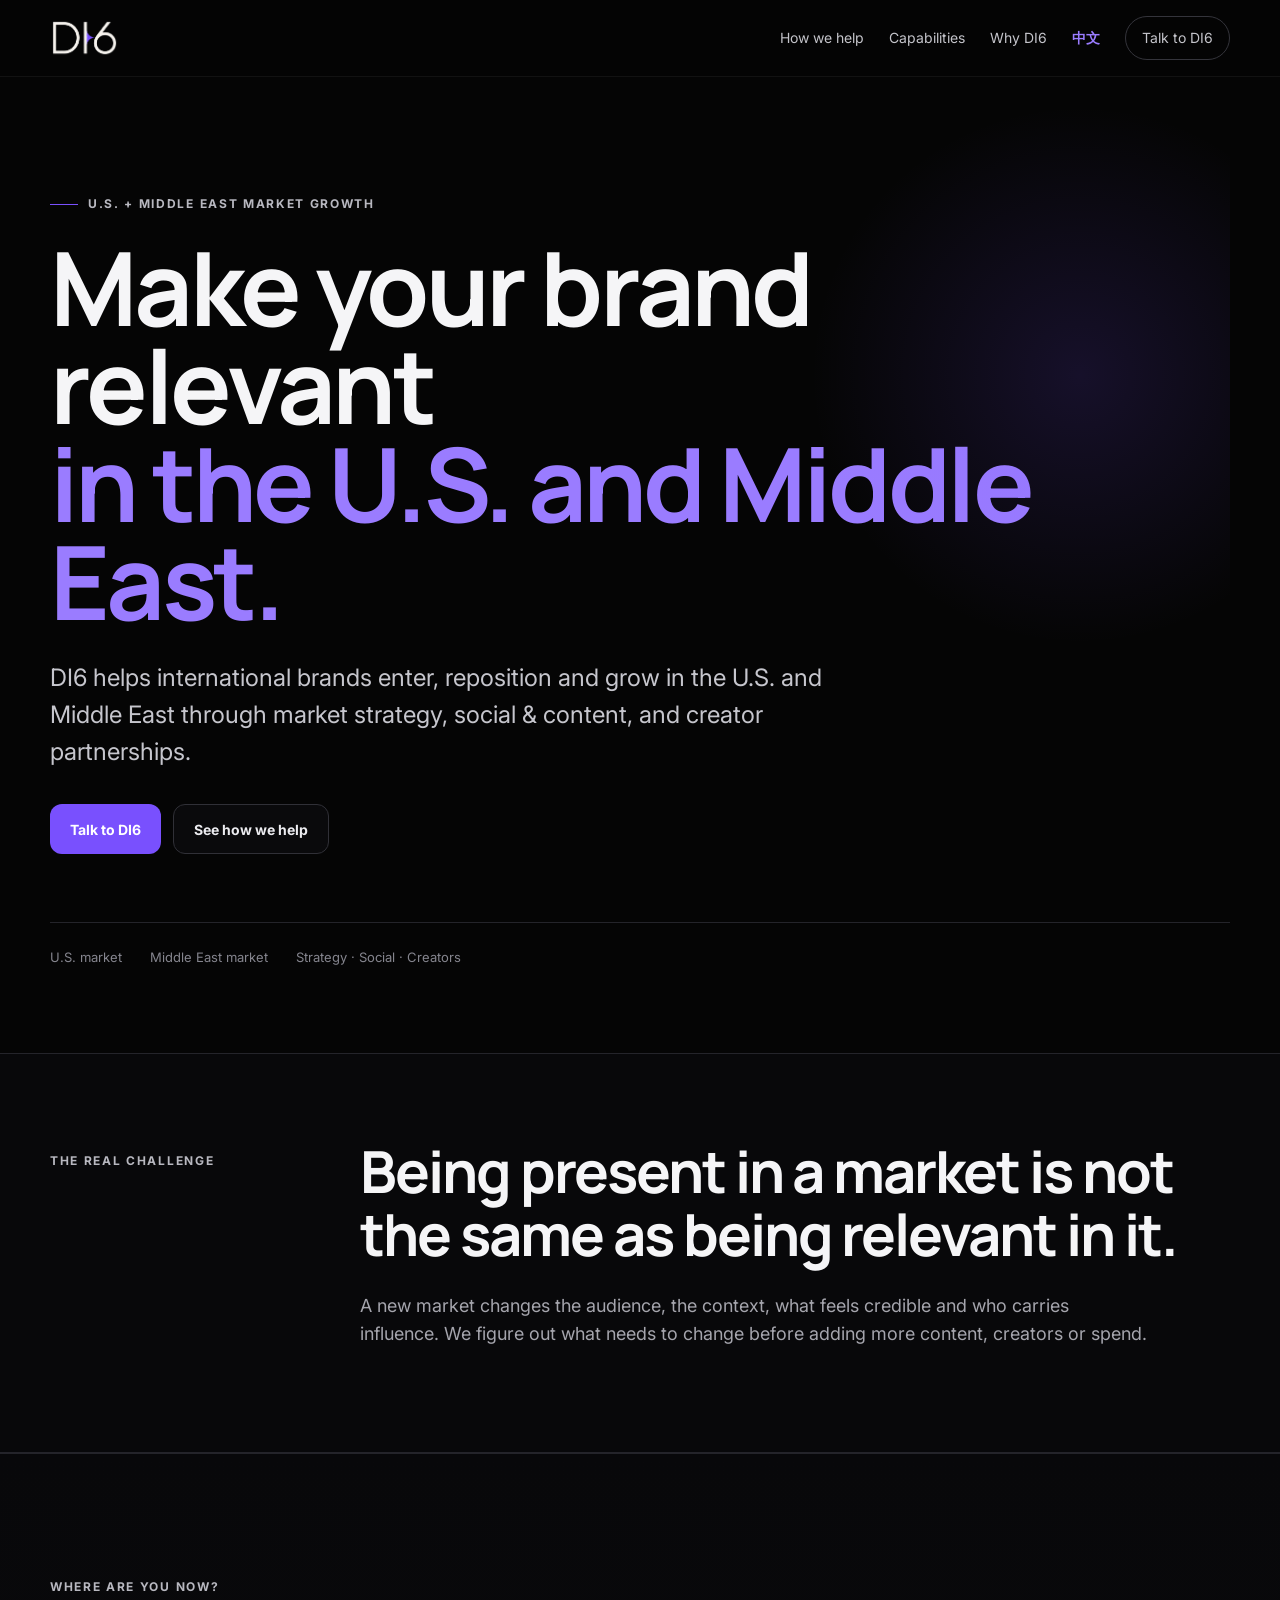
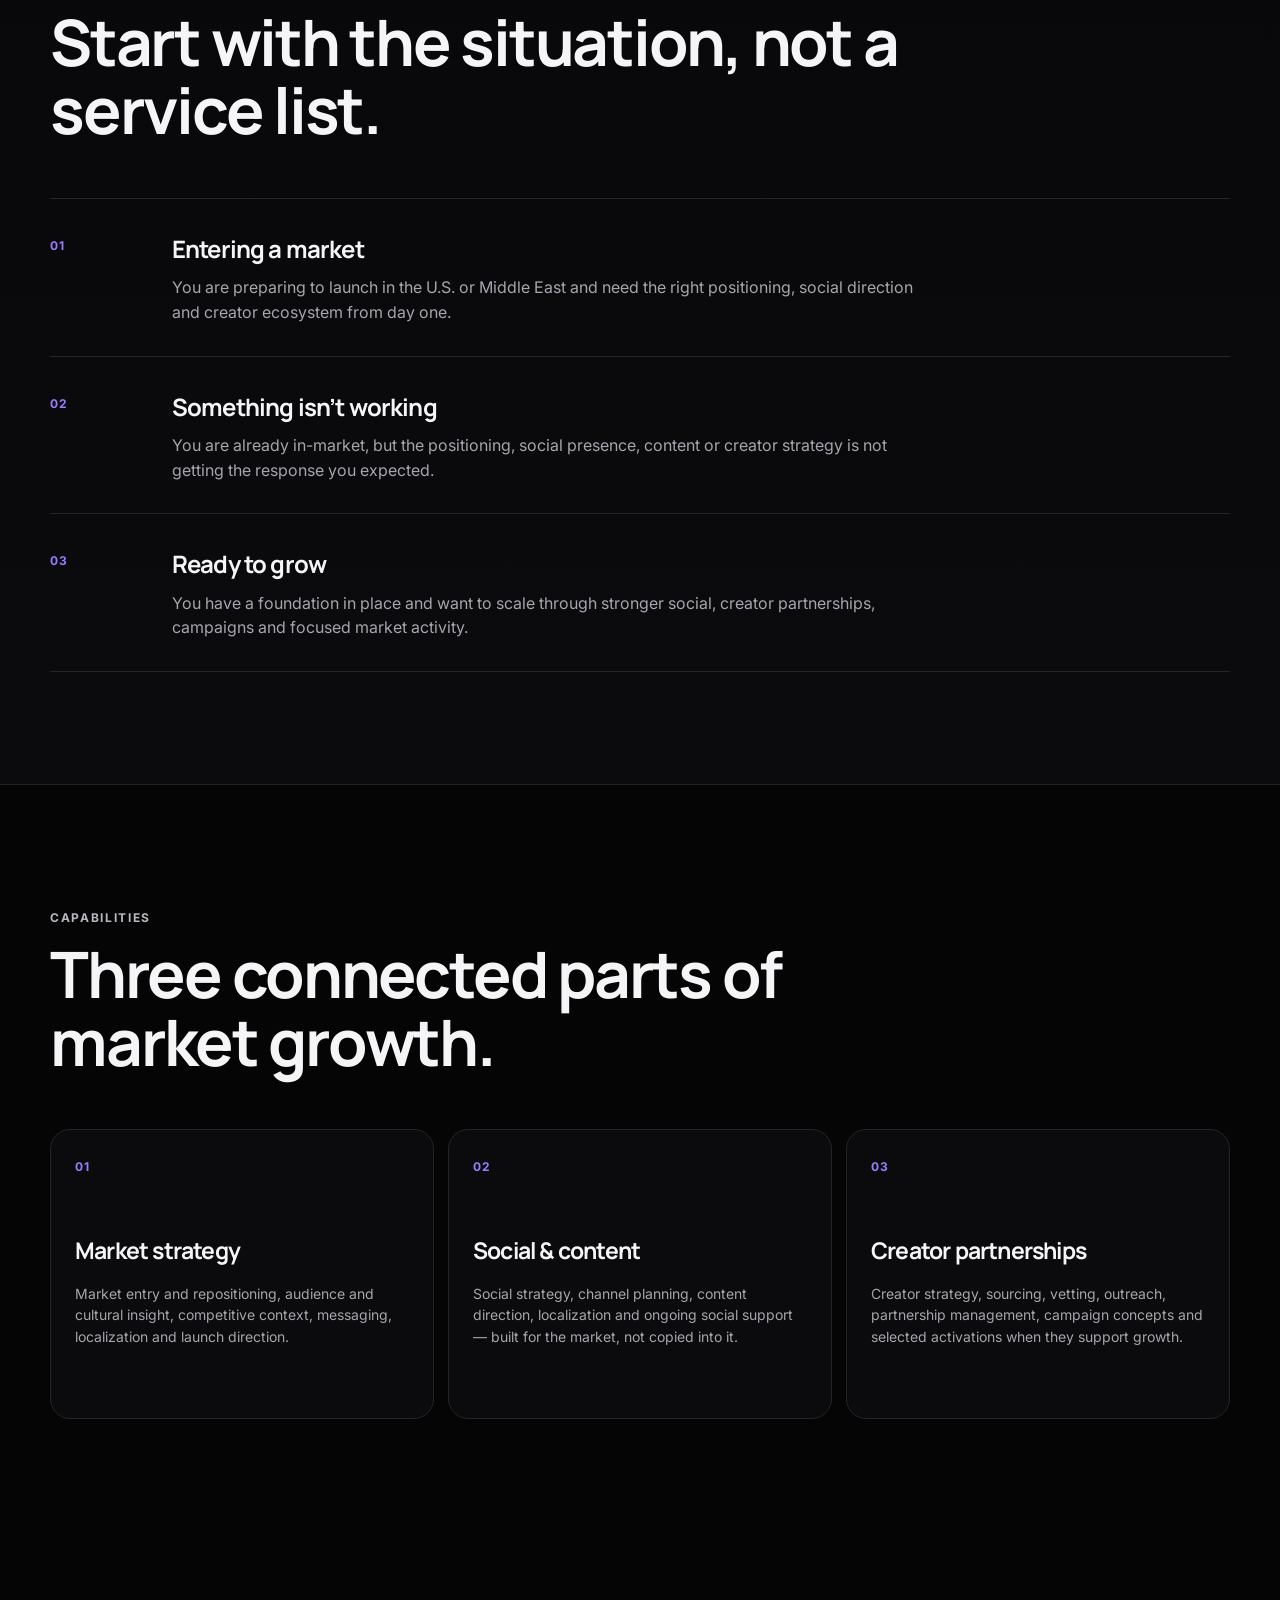
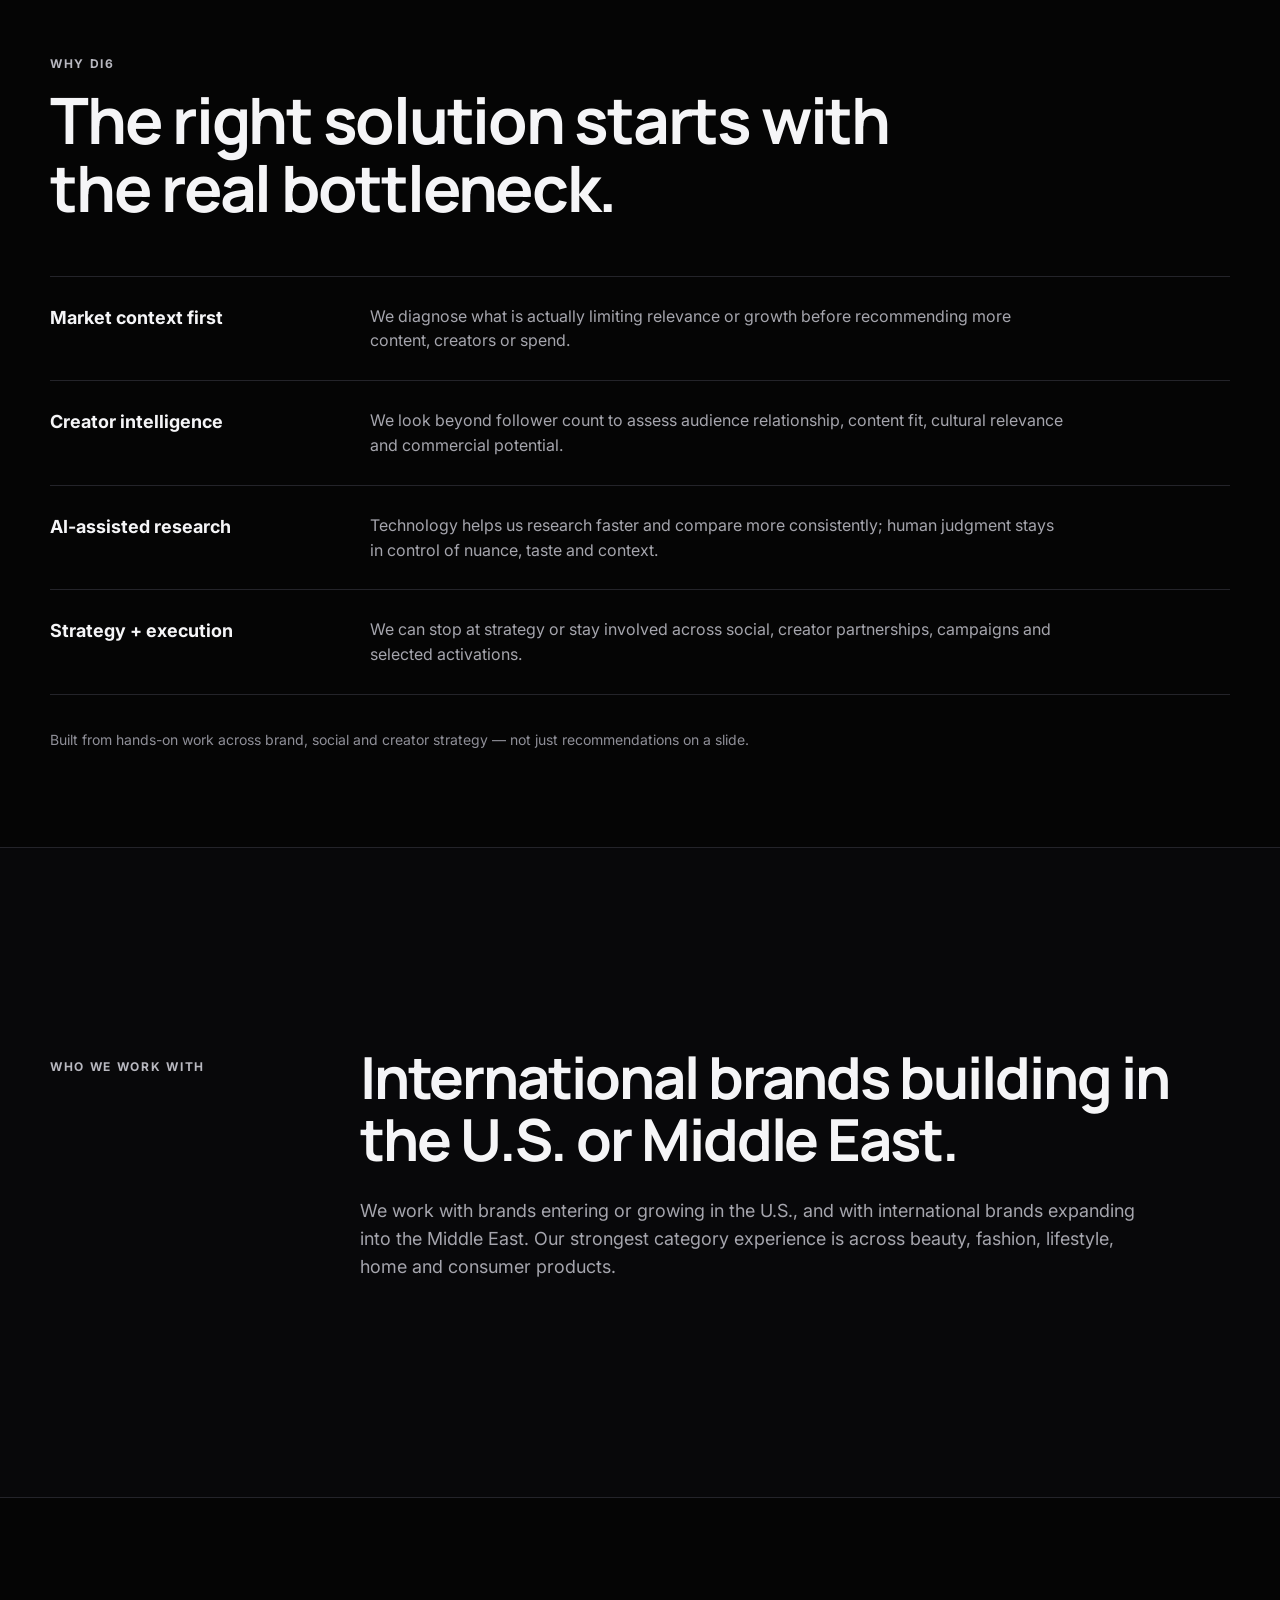
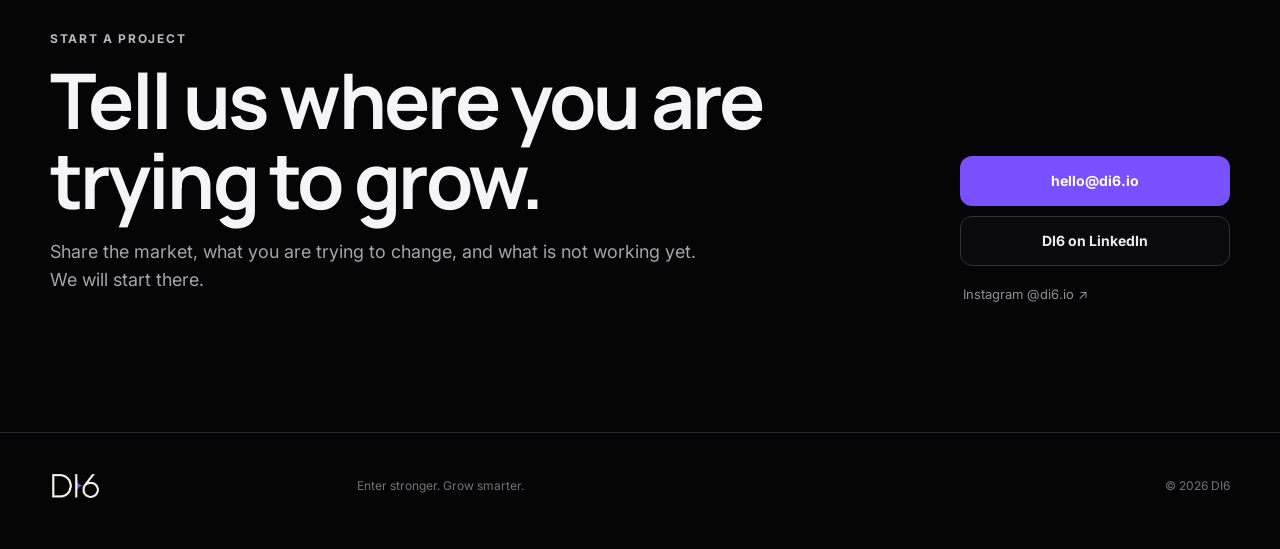
<file: index.html>
<!doctype html>
<html lang="en">
<head>
  <!-- Google tag (gtag.js) -->
<script async src="https://www.googletagmanager.com/gtag/js?id=G-TEDXY5HC85"></script>
<script>
  window.dataLayer = window.dataLayer || [];
  function gtag(){dataLayer.push(arguments);}
  gtag('js', new Date());

  gtag('config', 'G-TEDXY5HC85');
</script>
  <meta charset="utf-8" />
  <meta name="viewport" content="width=device-width, initial-scale=1" />
  <meta name="description" content="DI6 helps international brands enter, reposition and grow in the U.S. and Middle East through market strategy, social & content, and creator partnerships." />
  <meta name="theme-color" content="#050505" />
  <meta property="og:title" content="DI6 — U.S. & Middle East Market Growth" />
  <meta property="og:description" content="Market strategy, social & content, and creator partnerships for brands entering or growing in the U.S. and Middle East." />
  <meta property="og:type" content="website" />
  <title>DI6 — U.S. & Middle East Market Growth</title>
  <link rel="icon" href="assets/di6-logo.png" />
  <link rel="alternate" hreflang="en" href="https://di6.io/" />
  <link rel="alternate" hreflang="zh-CN" href="https://di6.io/cn/" />
  <link rel="preconnect" href="https://fonts.googleapis.com">
  <link rel="preconnect" href="https://fonts.gstatic.com" crossorigin>
  <link href="https://fonts.googleapis.com/css2?family=Inter:wght@400;500;600;700&family=Manrope:wght@500;600;700&display=swap" rel="stylesheet">
  <link rel="stylesheet" href="styles.css" />
</head>
<body>
  <header class="nav-wrap">
    <nav class="nav container" aria-label="Primary">
      <a class="brand" href="#top" aria-label="DI6 home">
        <img src="assets/di6-logo.png" alt="DI6" />
      </a>
      <div class="nav-links">
        <a href="#ways">How we help</a>
        <a href="#services">Capabilities</a>
        <a href="#why">Why DI6</a>
        <a class="language" href="cn/" lang="zh-CN">中文</a>
        <a href="#contact" class="nav-cta">Talk to DI6</a>
      </div>
      <button class="menu" aria-label="Toggle menu" aria-expanded="false">Menu</button>
    </nav>
  </header>

  <main id="top">
    <section class="hero container">
      <div class="eyebrow"><span></span> U.S. + Middle East market growth</div>
      <h1>Make your brand relevant<br><em>in the U.S. and Middle East.</em></h1>
      <p class="hero-copy">DI6 helps international brands enter, reposition and grow in the U.S. and Middle East through market strategy, social &amp; content, and creator partnerships.</p>
      <div class="hero-actions">
        <a class="btn primary" href="#contact">Talk to DI6</a>
        <a class="btn ghost" href="#ways">See how we help</a>
      </div>
      <div class="hero-proof" aria-label="DI6 focus areas">
        <span>U.S. market</span>
        <span>Middle East market</span>
        <span>Strategy · Social · Creators</span>
      </div>
    </section>

    <section class="statement">
      <div class="container split">
        <p class="kicker">The real challenge</p>
        <div>
          <h2>Being present in a market is not the same as being relevant in it.</h2>
          <p>A new market changes the audience, the context, what feels credible and who carries influence. We figure out what needs to change before adding more content, creators or spend.</p>
        </div>
      </div>
    </section>

    <section id="ways" class="section soft">
      <div class="container">
        <div class="section-head narrow">
          <p class="kicker">Where are you now?</p>
          <h2>Start with the situation, not a service list.</h2>
        </div>
        <div class="ways">
          <article class="way">
            <span>01</span>
            <div>
              <h3>Entering a market</h3>
              <p>You are preparing to launch in the U.S. or Middle East and need the right positioning, social direction and creator ecosystem from day one.</p>
            </div>
          </article>
          <article class="way">
            <span>02</span>
            <div>
              <h3>Something isn’t working</h3>
              <p>You are already in-market, but the positioning, social presence, content or creator strategy is not getting the response you expected.</p>
            </div>
          </article>
          <article class="way">
            <span>03</span>
            <div>
              <h3>Ready to grow</h3>
              <p>You have a foundation in place and want to scale through stronger social, creator partnerships, campaigns and focused market activity.</p>
            </div>
          </article>
        </div>
      </div>
    </section>

    <section id="services" class="section container">
      <div class="section-head">
        <p class="kicker">Capabilities</p>
        <h2>Three connected parts of market growth.</h2>
      </div>
      <div class="grid three">
        <article class="card">
          <div class="num">01</div>
          <h3>Market strategy</h3>
          <p>Market entry and repositioning, audience and cultural insight, competitive context, messaging, localization and launch direction.</p>
        </article>
        <article class="card">
          <div class="num">02</div>
          <h3>Social &amp; content</h3>
          <p>Social strategy, channel planning, content direction, localization and ongoing social support — built for the market, not copied into it.</p>
        </article>
        <article class="card">
          <div class="num">03</div>
          <h3>Creator partnerships</h3>
          <p>Creator strategy, sourcing, vetting, outreach, partnership management, campaign concepts and selected activations when they support growth.</p>
        </article>
      </div>
    </section>

    <section id="why" class="section container why-section">
      <div class="section-head narrow">
        <p class="kicker">Why DI6</p>
        <h2>The right solution starts with the real bottleneck.</h2>
      </div>
      <div class="reasons">
        <div class="reason"><strong>Market context first</strong><span>We diagnose what is actually limiting relevance or growth before recommending more content, creators or spend.</span></div>
        <div class="reason"><strong>Creator intelligence</strong><span>We look beyond follower count to assess audience relationship, content fit, cultural relevance and commercial potential.</span></div>
        <div class="reason"><strong>AI-assisted research</strong><span>Technology helps us research faster and compare more consistently; human judgment stays in control of nuance, taste and context.</span></div>
        <div class="reason"><strong>Strategy + execution</strong><span>We can stop at strategy or stay involved across social, creator partnerships, campaigns and selected activations.</span></div>
      </div>
      <p class="why-note">Built from hands-on work across brand, social and creator strategy — not just recommendations on a slide.</p>
    </section>

    <section class="section audience">
      <div class="container split">
        <p class="kicker">Who we work with</p>
        <div>
          <h2>International brands building in the U.S. or Middle East.</h2>
          <p>We work with brands entering or growing in the U.S., and with international brands expanding into the Middle East. Our strongest category experience is across beauty, fashion, lifestyle, home and consumer products.</p>
        </div>
      </div>
    </section>

    <section id="contact" class="contact container">
      <div>
        <p class="kicker">Start a project</p>
        <h2>Tell us where you are trying to grow.</h2>
        <p>Share the market, what you are trying to change, and what is not working yet. We will start there.</p>
      </div>
      <div class="contact-actions">
        <a class="btn primary" href="mailto:hello@di6.io">hello@di6.io</a>
        <a class="btn ghost" href="https://www.linkedin.com/company/di6/" target="_blank" rel="noreferrer">DI6 on LinkedIn</a>
        <a class="text-link" href="https://www.instagram.com/di6.io/" target="_blank" rel="noreferrer">Instagram @di6.io ↗</a>
      </div>
    </section>
  </main>

  <footer>
    <div class="container footer-row">
      <img src="assets/di6-logo.png" alt="DI6" />
      <p>Enter stronger. Grow smarter.</p>
      <p>© <span id="year"></span> DI6</p>
    </div>
  </footer>

  <script src="script.js"></script>
</body>
</html>
</file>
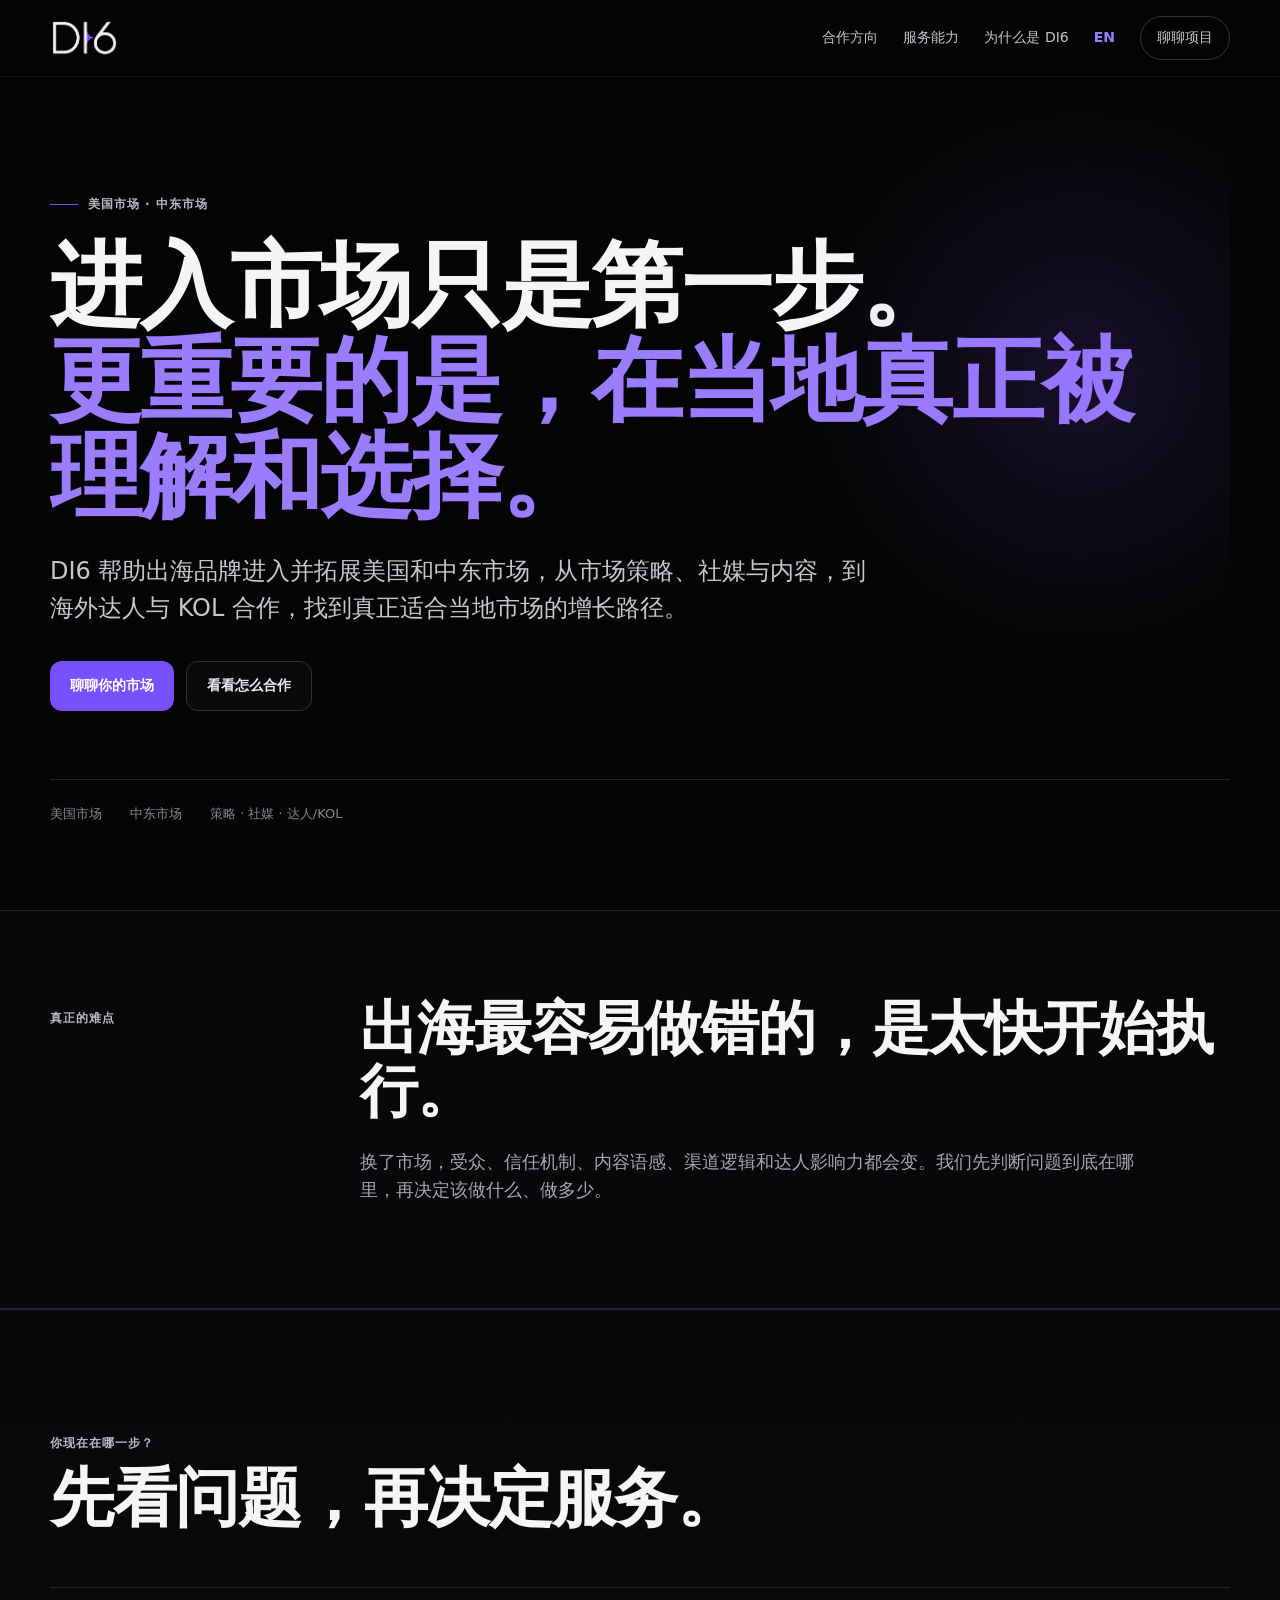
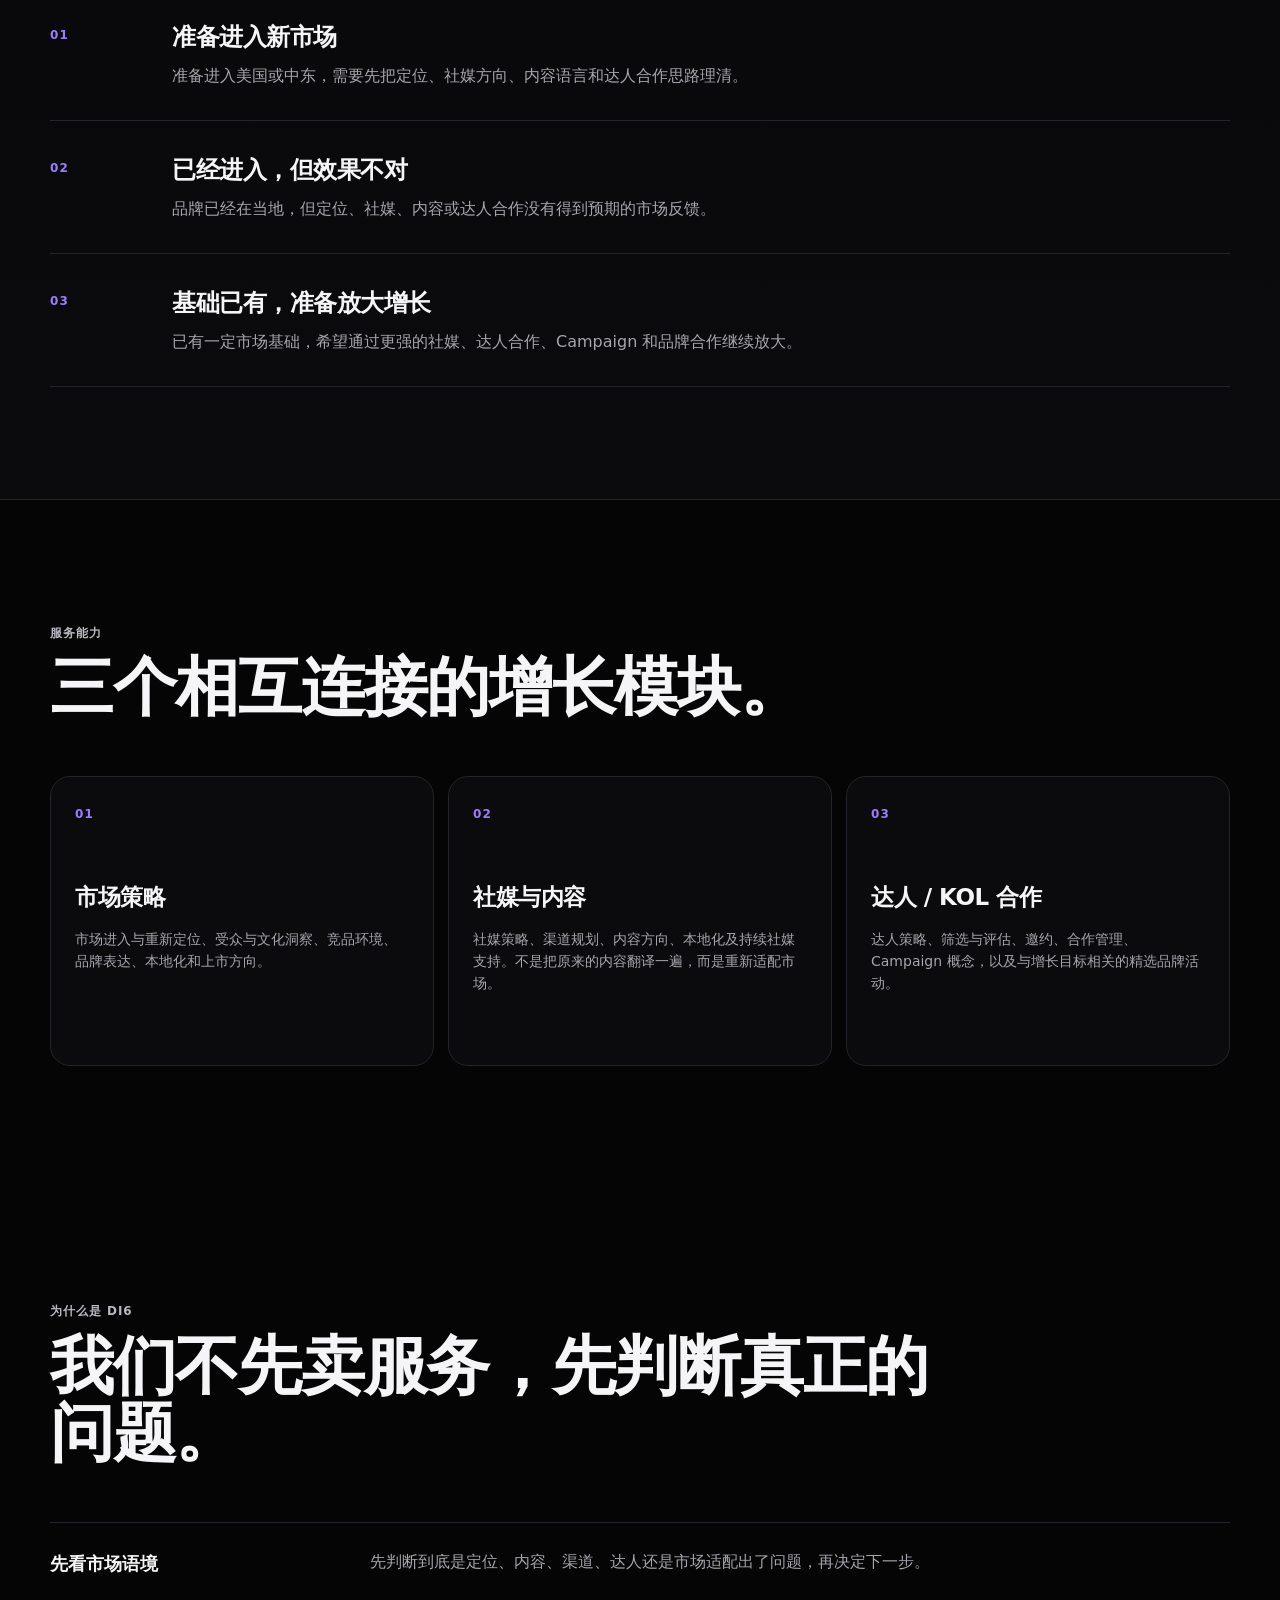
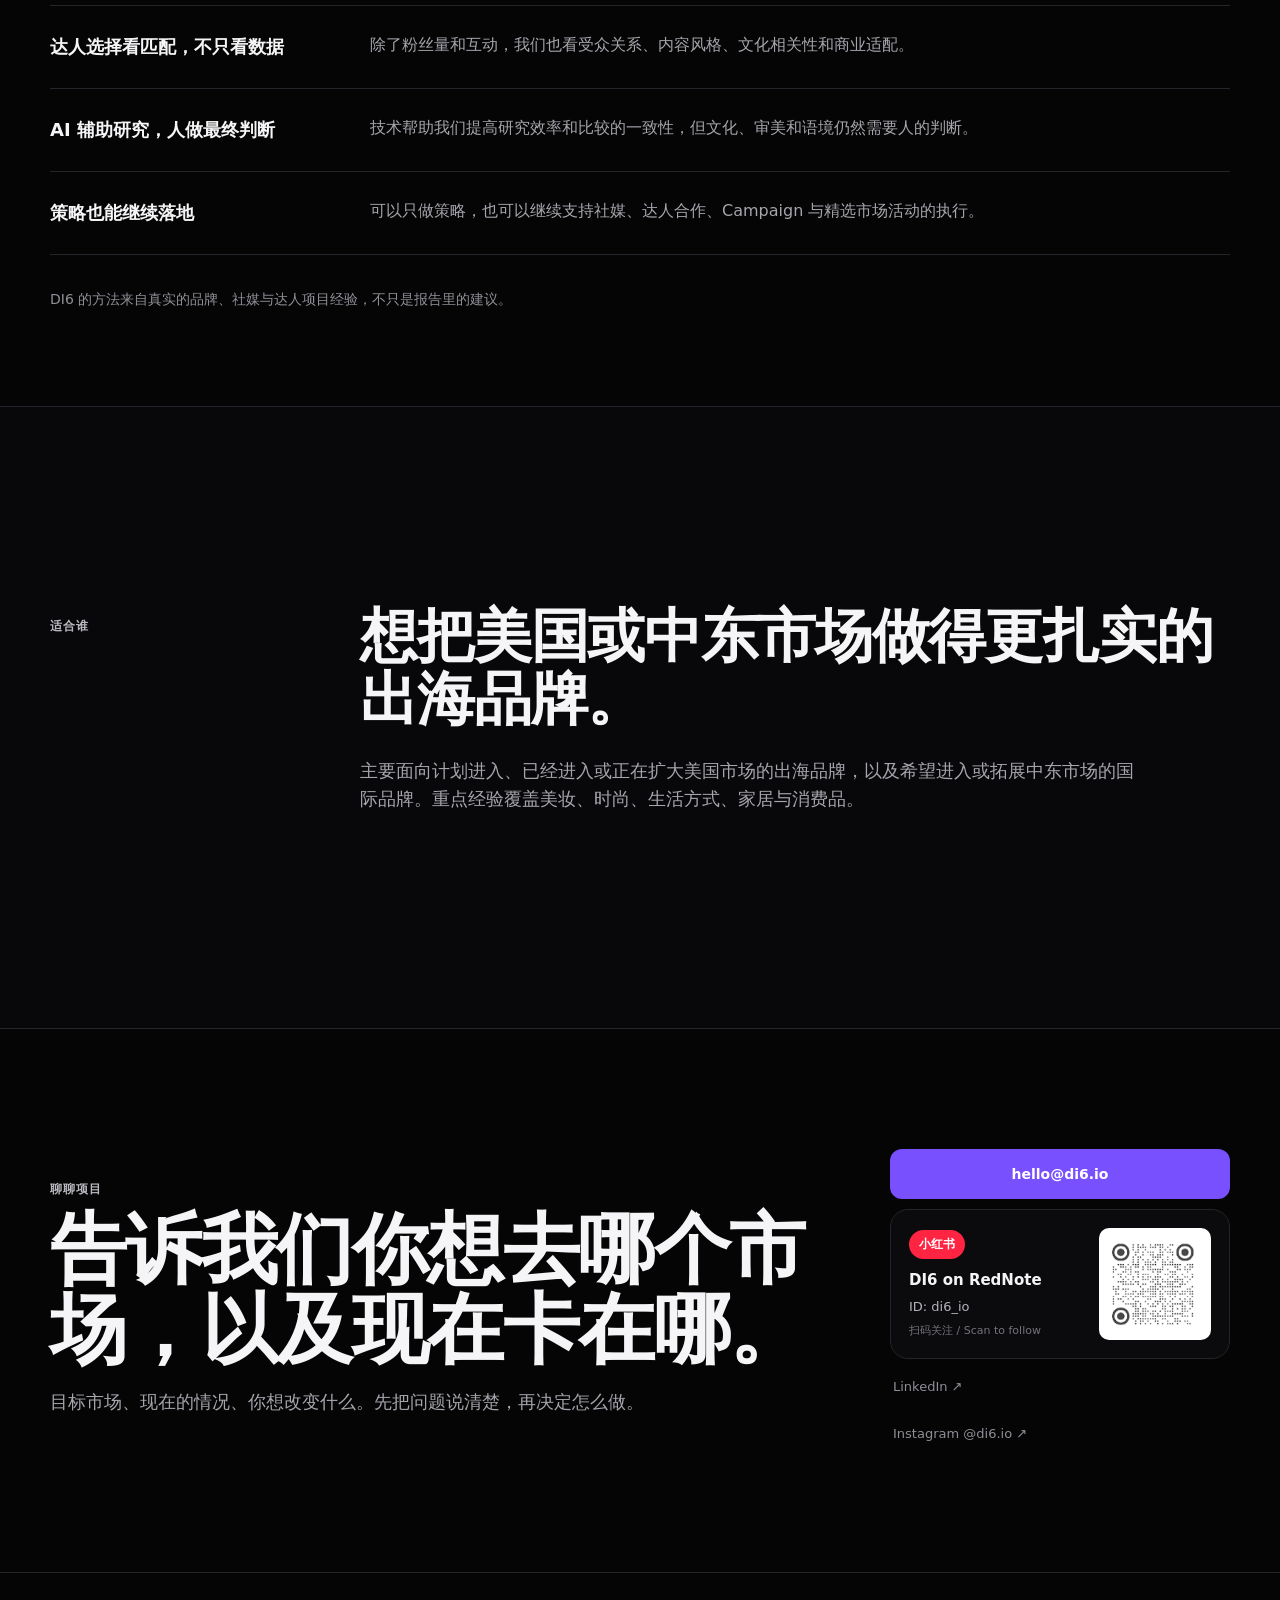
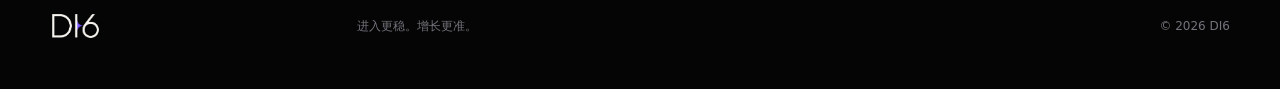
<file: cn/index.html>
<!doctype html>
<html lang="zh-CN">
<head>
  <meta charset="utf-8" />
  <meta name="viewport" content="width=device-width, initial-scale=1" />
  <meta name="description" content="DI6 帮助出海品牌进入并拓展美国和中东市场，从市场策略、社媒与内容，到海外达人与 KOL 合作，找到真正适合当地市场的增长路径。" />
  <meta name="theme-color" content="#050505" />
  <meta property="og:title" content="DI6 — 美国与中东市场增长" />
  <meta property="og:description" content="市场策略、社媒与内容、海外达人与 KOL 合作，帮助出海品牌更稳地进入并拓展美国和中东市场。" />
  <meta property="og:type" content="website" />
  <title>DI6 — 美国与中东市场增长</title>
  <link rel="icon" href="../assets/di6-logo.png" />
  <link rel="alternate" hreflang="en" href="https://di6.io/" />
  <link rel="alternate" hreflang="zh-CN" href="https://di6.io/cn/" />
  <link rel="stylesheet" href="../styles.css" />
</head>
<body>
  <header class="nav-wrap">
    <nav class="nav container" aria-label="主导航">
      <a class="brand" href="#top" aria-label="DI6 首页">
        <img src="../assets/di6-logo.png" alt="DI6" />
      </a>
      <div class="nav-links">
        <a href="#ways">合作方向</a>
        <a href="#services">服务能力</a>
        <a href="#why">为什么是 DI6</a>
        <a class="language" href="../">EN</a>
        <a href="#contact" class="nav-cta">聊聊项目</a>
      </div>
      <button class="menu" aria-label="展开菜单" aria-expanded="false">菜单</button>
    </nav>
  </header>

  <main id="top">
    <section class="hero container">
      <div class="eyebrow"><span></span> 美国市场 · 中东市场</div>
      <h1>进入市场只是第一步。<br><em>更重要的是，在当地真正被理解和选择。</em></h1>
      <p class="hero-copy">DI6 帮助出海品牌进入并拓展美国和中东市场，从市场策略、社媒与内容，到海外达人与 KOL 合作，找到真正适合当地市场的增长路径。</p>
      <div class="hero-actions">
        <a class="btn primary" href="#contact">聊聊你的市场</a>
        <a class="btn ghost" href="#ways">看看怎么合作</a>
      </div>
      <div class="hero-proof" aria-label="DI6 核心方向">
        <span>美国市场</span>
        <span>中东市场</span>
        <span>策略 · 社媒 · 达人/KOL</span>
      </div>
    </section>

    <section class="statement">
      <div class="container split">
        <p class="kicker">真正的难点</p>
        <div>
          <h2>出海最容易做错的，是太快开始执行。</h2>
          <p>换了市场，受众、信任机制、内容语感、渠道逻辑和达人影响力都会变。我们先判断问题到底在哪里，再决定该做什么、做多少。</p>
        </div>
      </div>
    </section>

    <section id="ways" class="section soft">
      <div class="container">
        <div class="section-head narrow">
          <p class="kicker">你现在在哪一步？</p>
          <h2>先看问题，再决定服务。</h2>
        </div>
        <div class="ways">
          <article class="way">
            <span>01</span>
            <div>
              <h3>准备进入新市场</h3>
              <p>准备进入美国或中东，需要先把定位、社媒方向、内容语言和达人合作思路理清。</p>
            </div>
          </article>
          <article class="way">
            <span>02</span>
            <div>
              <h3>已经进入，但效果不对</h3>
              <p>品牌已经在当地，但定位、社媒、内容或达人合作没有得到预期的市场反馈。</p>
            </div>
          </article>
          <article class="way">
            <span>03</span>
            <div>
              <h3>基础已有，准备放大增长</h3>
              <p>已有一定市场基础，希望通过更强的社媒、达人合作、Campaign 和品牌合作继续放大。</p>
            </div>
          </article>
        </div>
      </div>
    </section>

    <section id="services" class="section container">
      <div class="section-head">
        <p class="kicker">服务能力</p>
        <h2>三个相互连接的增长模块。</h2>
      </div>
      <div class="grid three">
        <article class="card">
          <div class="num">01</div>
          <h3>市场策略</h3>
          <p>市场进入与重新定位、受众与文化洞察、竞品环境、品牌表达、本地化和上市方向。</p>
        </article>
        <article class="card">
          <div class="num">02</div>
          <h3>社媒与内容</h3>
          <p>社媒策略、渠道规划、内容方向、本地化及持续社媒支持。不是把原来的内容翻译一遍，而是重新适配市场。</p>
        </article>
        <article class="card">
          <div class="num">03</div>
          <h3>达人 / KOL 合作</h3>
          <p>达人策略、筛选与评估、邀约、合作管理、Campaign 概念，以及与增长目标相关的精选品牌活动。</p>
        </article>
      </div>
    </section>

    <section id="why" class="section container why-section">
      <div class="section-head narrow">
        <p class="kicker">为什么是 DI6</p>
        <h2>我们不先卖服务，先判断真正的问题。</h2>
      </div>
      <div class="reasons">
        <div class="reason"><strong>先看市场语境</strong><span>先判断到底是定位、内容、渠道、达人还是市场适配出了问题，再决定下一步。</span></div>
        <div class="reason"><strong>达人选择看匹配，不只看数据</strong><span>除了粉丝量和互动，我们也看受众关系、内容风格、文化相关性和商业适配。</span></div>
        <div class="reason"><strong>AI 辅助研究，人做最终判断</strong><span>技术帮助我们提高研究效率和比较的一致性，但文化、审美和语境仍然需要人的判断。</span></div>
        <div class="reason"><strong>策略也能继续落地</strong><span>可以只做策略，也可以继续支持社媒、达人合作、Campaign 与精选市场活动的执行。</span></div>
      </div>
      <p class="why-note">DI6 的方法来自真实的品牌、社媒与达人项目经验，不只是报告里的建议。</p>
    </section>

    <section class="section audience">
      <div class="container split">
        <p class="kicker">适合谁</p>
        <div>
          <h2>想把美国或中东市场做得更扎实的出海品牌。</h2>
          <p>主要面向计划进入、已经进入或正在扩大美国市场的出海品牌，以及希望进入或拓展中东市场的国际品牌。重点经验覆盖美妆、时尚、生活方式、家居与消费品。</p>
        </div>
      </div>
    </section>

    <section id="contact" class="contact container contact-cn">
      <div>
        <p class="kicker">聊聊项目</p>
        <h2>告诉我们你想去哪个市场，以及现在卡在哪。</h2>
        <p>目标市场、现在的情况、你想改变什么。先把问题说清楚，再决定怎么做。</p>
      </div>
      <div class="contact-actions cn-actions">
        <a class="btn primary" href="mailto:hello@di6.io">hello@di6.io</a>
        <div class="rednote-card" aria-label="DI6 小红书 RedNote">
          <div class="rednote-copy">
            <span class="rednote-badge">小红书</span>
            <strong>DI6 on RedNote</strong>
            <span>ID: di6_io</span>
            <small>扫码关注 / Scan to follow</small>
          </div>
          <img src="../assets/rednote-qr.png" alt="DI6 RedNote QR code" />
        </div>
        <a class="text-link" href="https://www.linkedin.com/company/di6/" target="_blank" rel="noreferrer">LinkedIn ↗</a>
        <a class="text-link" href="https://www.instagram.com/di6.io/" target="_blank" rel="noreferrer">Instagram @di6.io ↗</a>
      </div>
    </section>
  </main>

  <footer>
    <div class="container footer-row">
      <img src="../assets/di6-logo.png" alt="DI6" />
      <p>进入更稳。增长更准。</p>
      <p>© <span id="year"></span> DI6</p>
    </div>
  </footer>

  <script src="../script.js"></script>
</body>
</html>
</file>
<file: styles.css>
:root{
  --bg:#050505;
  --panel:#0b0b0d;
  --panel-2:#101014;
  --text:#f5f5f7;
  --muted:#a5a5ad;
  --line:#24242a;
  --purple:#7950fe;
  --purple-2:#9a7cff;
  --max:1180px;
}
*{box-sizing:border-box}
html{scroll-behavior:smooth}
body{margin:0;background:var(--bg);color:var(--text);font-family:Inter,"PingFang SC","Microsoft YaHei",system-ui,-apple-system,BlinkMacSystemFont,"Segoe UI",sans-serif;line-height:1.55}
a{color:inherit;text-decoration:none}
.container{width:min(calc(100% - 40px),var(--max));margin-inline:auto}
.nav-wrap{position:sticky;top:0;z-index:30;background:rgba(5,5,5,.84);backdrop-filter:blur(18px);border-bottom:1px solid rgba(255,255,255,.055)}
.nav{height:76px;display:flex;align-items:center;justify-content:space-between;gap:28px}
.brand img{display:block;width:96px;height:38px;object-fit:contain;object-position:left center}
.nav-links{display:flex;align-items:center;gap:25px;font-size:14px;color:#c4c4ca}
.nav-links a:hover{color:white}
.nav-links .language{color:var(--purple-2);font-weight:700}
.nav-cta{border:1px solid #34343b;border-radius:999px;padding:10px 16px!important}
.menu{display:none;background:none;border:0;color:white;font:inherit}
.hero{padding:118px 0 86px;min-height:720px;display:flex;flex-direction:column;justify-content:center;position:relative;overflow:hidden}
.hero:after{content:"";position:absolute;width:560px;height:560px;border-radius:50%;background:radial-gradient(circle,rgba(121,80,254,.15),rgba(121,80,254,0) 68%);right:-130px;top:18px;pointer-events:none}
.eyebrow,.kicker{text-transform:uppercase;letter-spacing:.14em;font-size:12px;font-weight:700;color:#b8b8c0}
html[lang="zh-CN"] .eyebrow,html[lang="zh-CN"] .kicker{text-transform:none;letter-spacing:.08em}
.eyebrow{display:flex;align-items:center;gap:10px}
.eyebrow span{display:inline-block;width:28px;height:1px;background:var(--purple)}
h1,h2,h3{font-family:Manrope,Inter,"PingFang SC","Microsoft YaHei",sans-serif;margin:0;letter-spacing:-.035em}
html[lang="zh-CN"] h1,html[lang="zh-CN"] h2,html[lang="zh-CN"] h3{letter-spacing:-.02em}
h1{font-size:clamp(56px,8vw,104px);line-height:.96;max-width:1080px;margin:24px 0 28px}
html[lang="zh-CN"] h1{font-size:clamp(48px,7.3vw,92px);line-height:1.04;max-width:1120px}
h1 em{font-style:normal;color:var(--purple-2)}
.hero-copy{font-size:clamp(18px,2.2vw,24px);max-width:820px;color:#c6c6cd;margin:0 0 34px}
.hero-actions{display:flex;gap:12px;flex-wrap:wrap}
.btn{display:inline-flex;align-items:center;justify-content:center;min-height:50px;padding:0 20px;border-radius:12px;font-size:14px;font-weight:700;transition:.18s ease}
.btn:hover{transform:translateY(-1px)}
.primary{background:var(--purple);color:white}.primary:hover{background:#855fff}
.ghost{border:1px solid #303037;background:#0a0a0c;color:#ececf0}.ghost:hover{border-color:#484851}
.hero-proof{display:flex;gap:28px;flex-wrap:wrap;margin-top:68px;padding-top:24px;border-top:1px solid var(--line);font-size:13px;color:#85858e}
.statement,.audience{border-top:1px solid var(--line);border-bottom:1px solid var(--line);background:#08080a}
.split{display:grid;grid-template-columns:240px 1fr;gap:70px;padding-top:86px;padding-bottom:86px}
.split h2{font-size:clamp(34px,4.7vw,58px);line-height:1.08;max-width:930px}
.split p:not(.kicker){max-width:790px;color:var(--muted);font-size:18px;margin-top:26px}
.section{padding-top:112px;padding-bottom:112px}
.section-head{max-width:850px;margin-bottom:54px}.section-head.narrow{max-width:940px}
.section-head h2{font-size:clamp(38px,5.1vw,64px);line-height:1.06;margin-top:10px}
.grid.three{display:grid;grid-template-columns:repeat(3,1fr);gap:14px}
.card{background:var(--panel);border:1px solid var(--line);border-radius:20px;padding:28px 24px;min-height:290px}
.card .num{font-size:12px;color:var(--purple-2);font-weight:700;letter-spacing:.1em;margin-bottom:56px}
.card h3{font-size:23px;margin-bottom:14px}
.card p{color:var(--muted);font-size:14px;margin:0}
.soft{background:linear-gradient(180deg,#08080a 0%,#0b0b0e 100%);border-top:1px solid var(--line);border-bottom:1px solid var(--line)}
.ways{border-top:1px solid var(--line)}
.way{display:grid;grid-template-columns:90px 1fr;gap:32px;padding:31px 0;border-bottom:1px solid var(--line)}
.way>span{font-size:12px;color:var(--purple-2);font-weight:700;letter-spacing:.1em;padding-top:7px}
.way h3{font-size:24px;margin-bottom:8px}
.way p{color:var(--muted);font-size:16px;max-width:760px;margin:0}
.reasons{border-top:1px solid var(--line)}
.reason{display:grid;grid-template-columns:280px 1fr;gap:40px;padding:27px 0;border-bottom:1px solid var(--line)}
.reason strong{font-size:18px}.reason span{color:var(--muted);font-size:16px;max-width:700px}
.contact{padding-top:120px;padding-bottom:120px;display:grid;grid-template-columns:1fr auto;gap:70px;align-items:end}
.contact h2{font-size:clamp(44px,6vw,78px);line-height:1.04;margin:10px 0 18px}
.contact p:not(.kicker){color:var(--muted);font-size:18px;max-width:650px}
.contact-actions{display:flex;flex-direction:column;gap:10px;min-width:270px}
.text-link{font-size:13px;color:#8e8e98;padding:8px 3px}.text-link:hover{color:white}
footer{border-top:1px solid var(--line);padding:32px 0 42px}.footer-row{display:grid;grid-template-columns:1fr 2fr 1fr;align-items:center;gap:24px;color:#73737c;font-size:12px}.footer-row img{width:74px;height:28px;object-fit:contain;object-position:left}.footer-row p:last-child{text-align:right}
@media (max-width:950px){.nav-links{display:none;position:absolute;left:20px;right:20px;top:68px;background:#0b0b0e;border:1px solid var(--line);border-radius:16px;padding:18px;flex-direction:column;align-items:stretch}.nav-links.open{display:flex}.menu{display:block}.split{grid-template-columns:1fr;gap:18px}.grid.three{grid-template-columns:1fr 1fr}.card:last-child{grid-column:1/-1}.contact{grid-template-columns:1fr}.contact-actions{min-width:0;max-width:360px}.footer-row{grid-template-columns:1fr}.footer-row p:last-child{text-align:left}}
@media (max-width:620px){.container{width:min(calc(100% - 28px),var(--max))}.hero{padding-top:88px;min-height:auto}.hero-proof{gap:10px 20px}.section{padding-top:84px;padding-bottom:84px}.grid.three{grid-template-columns:1fr}.card:last-child{grid-column:auto}.card{min-height:220px}.card .num{margin-bottom:34px}.way{grid-template-columns:48px 1fr;gap:14px}.reason{grid-template-columns:1fr;gap:8px}.contact{padding-top:88px;padding-bottom:88px}.btn{width:100%}}

/* Repositioning refinements */
.why-section{padding-bottom:96px}
.why-note{margin:34px 0 0;color:#8f8f98;font-size:14px;max-width:760px}
.contact-cn{align-items:center}
.cn-actions{min-width:340px}
.rednote-card{display:grid;grid-template-columns:1fr auto;gap:18px;align-items:center;background:#0b0b0d;border:1px solid var(--line);border-radius:18px;padding:18px}
.rednote-copy{display:flex;flex-direction:column;align-items:flex-start;gap:5px}
.rednote-copy strong{font-size:15px;color:#f4f4f7}
.rednote-copy span:not(.rednote-badge){font-size:13px;color:#b3b3bb}
.rednote-copy small{font-size:11px;color:#73737c}
.rednote-badge{display:inline-flex;align-items:center;background:#ff2442;color:white;border-radius:999px;padding:5px 10px;font-size:12px;font-weight:700;margin-bottom:5px}
.rednote-card img{width:112px;height:112px;object-fit:contain;background:white;border-radius:10px;padding:3px}
html[lang="zh-CN"] body{font-family:"PingFang SC","Microsoft YaHei","Noto Sans CJK SC",system-ui,-apple-system,BlinkMacSystemFont,"Segoe UI",sans-serif}
html[lang="zh-CN"] h1,html[lang="zh-CN"] h2,html[lang="zh-CN"] h3{font-family:"PingFang SC","Microsoft YaHei","Noto Sans CJK SC",system-ui,-apple-system,BlinkMacSystemFont,"Segoe UI",sans-serif}
@media (max-width:950px){.cn-actions{min-width:0;max-width:420px}}
@media (max-width:620px){.rednote-card{grid-template-columns:1fr auto;padding:14px}.rednote-card img{width:96px;height:96px}.why-note{font-size:13px}}
</file>
